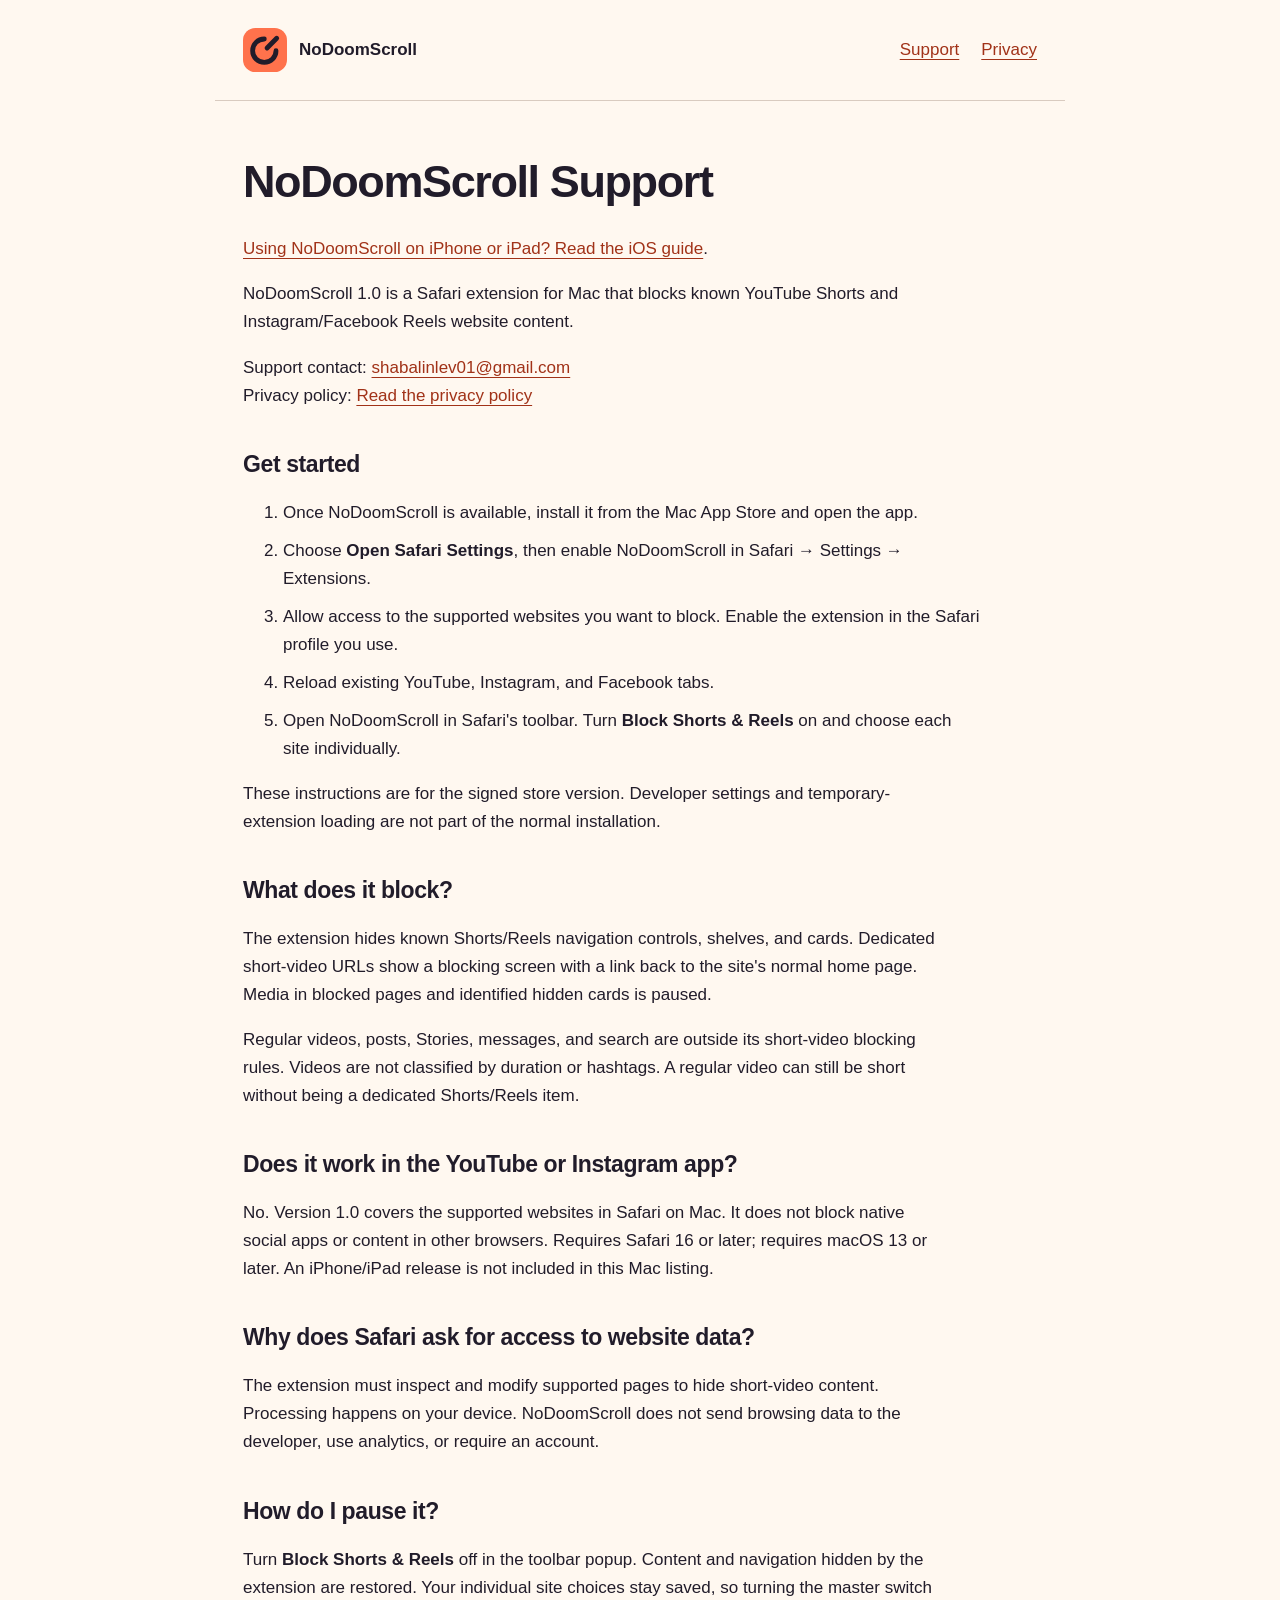
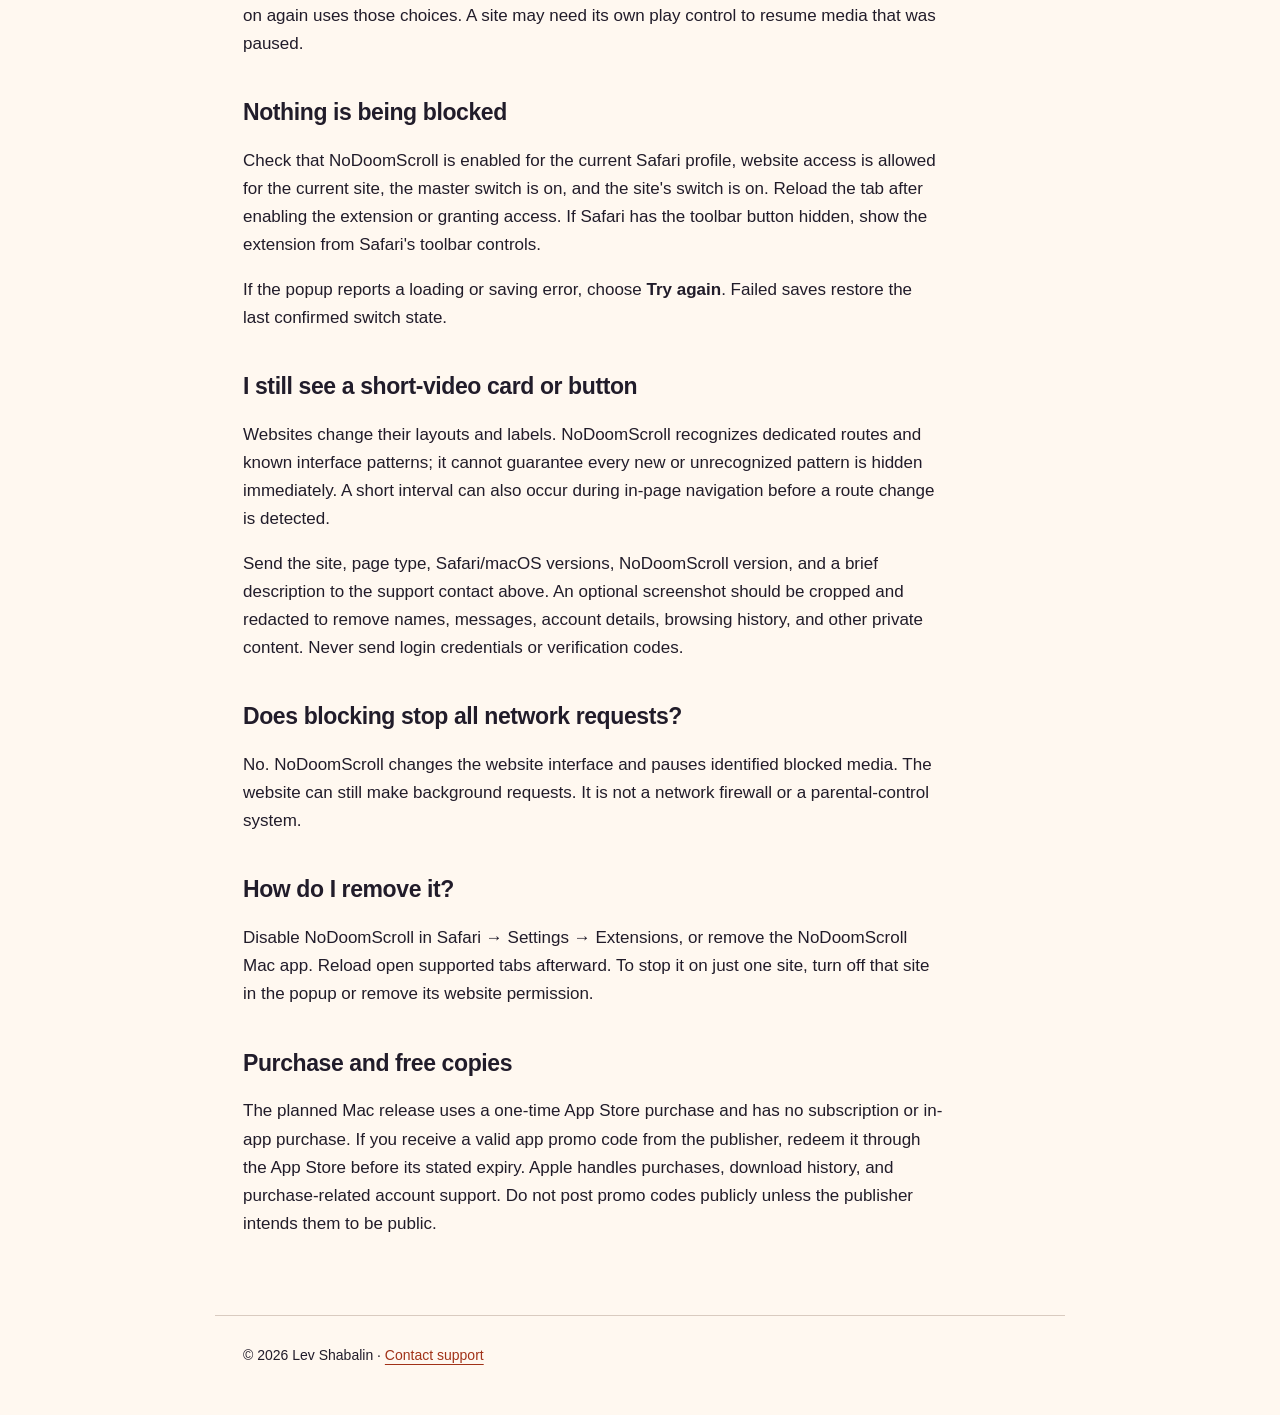
<file: index.html>
<!doctype html>
<html lang="en"><head><meta charset="utf-8"><meta name="viewport" content="width=device-width,initial-scale=1">
<meta name="description" content="NoDoomScroll Support: a Safari extension for Mac to hide Shorts and Reels.">
<title>Support · NoDoomScroll</title><link rel="icon" href="mark.svg"><link rel="stylesheet" href="style.css"></head>
<body><header><a class="brand" href="./"><img src="mark.svg" width="44" height="44" alt="">NoDoomScroll</a><nav aria-label="Main"><a href="./">Support</a><a href="privacy.html">Privacy</a></nav></header>
<main><h1>NoDoomScroll Support</h1>
<p><a href="https://leudee.github.io/nodoomscroll-support/ios.html">Using NoDoomScroll on iPhone or iPad? Read the iOS guide</a>.</p>
<p>NoDoomScroll 1.0 is a Safari extension for Mac that blocks known YouTube Shorts and Instagram/Facebook Reels website content.</p>
<p>Support contact: <a href="mailto:shabalinlev01@gmail.com">shabalinlev01@gmail.com</a><br>Privacy policy: <a href="https://leudee.github.io/nodoomscroll-support/privacy.html">Read the privacy policy</a></p>
<h2>Get started</h2>
<ol><li>Once NoDoomScroll is available, install it from the Mac App Store and open the app.</li><li>Choose <strong>Open Safari Settings</strong>, then enable NoDoomScroll in Safari → Settings → Extensions.</li><li>Allow access to the supported websites you want to block. Enable the extension in the Safari profile you use.</li><li>Reload existing YouTube, Instagram, and Facebook tabs.</li><li>Open NoDoomScroll in Safari&#x27;s toolbar. Turn <strong>Block Shorts &amp; Reels</strong> on and choose each site individually.</li></ol>
<p>These instructions are for the signed store version. Developer settings and temporary-extension loading are not part of the normal installation.</p>
<h2>What does it block?</h2>
<p>The extension hides known Shorts/Reels navigation controls, shelves, and cards. Dedicated short-video URLs show a blocking screen with a link back to the site&#x27;s normal home page. Media in blocked pages and identified hidden cards is paused.</p>
<p>Regular videos, posts, Stories, messages, and search are outside its short-video blocking rules. Videos are not classified by duration or hashtags. A regular video can still be short without being a dedicated Shorts/Reels item.</p>
<h2>Does it work in the YouTube or Instagram app?</h2>
<p>No. Version 1.0 covers the supported websites in Safari on Mac. It does not block native social apps or content in other browsers. Requires Safari 16 or later; requires macOS 13 or later. An iPhone/iPad release is not included in this Mac listing.</p>
<h2>Why does Safari ask for access to website data?</h2>
<p>The extension must inspect and modify supported pages to hide short-video content. Processing happens on your device. NoDoomScroll does not send browsing data to the developer, use analytics, or require an account.</p>
<h2>How do I pause it?</h2>
<p>Turn <strong>Block Shorts &amp; Reels</strong> off in the toolbar popup. Content and navigation hidden by the extension are restored. Your individual site choices stay saved, so turning the master switch on again uses those choices. A site may need its own play control to resume media that was paused.</p>
<h2>Nothing is being blocked</h2>
<p>Check that NoDoomScroll is enabled for the current Safari profile, website access is allowed for the current site, the master switch is on, and the site&#x27;s switch is on. Reload the tab after enabling the extension or granting access. If Safari has the toolbar button hidden, show the extension from Safari&#x27;s toolbar controls.</p>
<p>If the popup reports a loading or saving error, choose <strong>Try again</strong>. Failed saves restore the last confirmed switch state.</p>
<h2>I still see a short-video card or button</h2>
<p>Websites change their layouts and labels. NoDoomScroll recognizes dedicated routes and known interface patterns; it cannot guarantee every new or unrecognized pattern is hidden immediately. A short interval can also occur during in-page navigation before a route change is detected.</p>
<p>Send the site, page type, Safari/macOS versions, NoDoomScroll version, and a brief description to the support contact above. An optional screenshot should be cropped and redacted to remove names, messages, account details, browsing history, and other private content. Never send login credentials or verification codes.</p>
<h2>Does blocking stop all network requests?</h2>
<p>No. NoDoomScroll changes the website interface and pauses identified blocked media. The website can still make background requests. It is not a network firewall or a parental-control system.</p>
<h2>How do I remove it?</h2>
<p>Disable NoDoomScroll in Safari → Settings → Extensions, or remove the NoDoomScroll Mac app. Reload open supported tabs afterward. To stop it on just one site, turn off that site in the popup or remove its website permission.</p>
<h2>Purchase and free copies</h2>
<p>The planned Mac release uses a one-time App Store purchase and has no subscription or in-app purchase. If you receive a valid app promo code from the publisher, redeem it through the App Store before its stated expiry. Apple handles purchases, download history, and purchase-related account support. Do not post promo codes publicly unless the publisher intends them to be public.</p></main><footer>© 2026 Lev Shabalin · <a href="mailto:shabalinlev01@gmail.com">Contact support</a></footer></body></html>
</file>
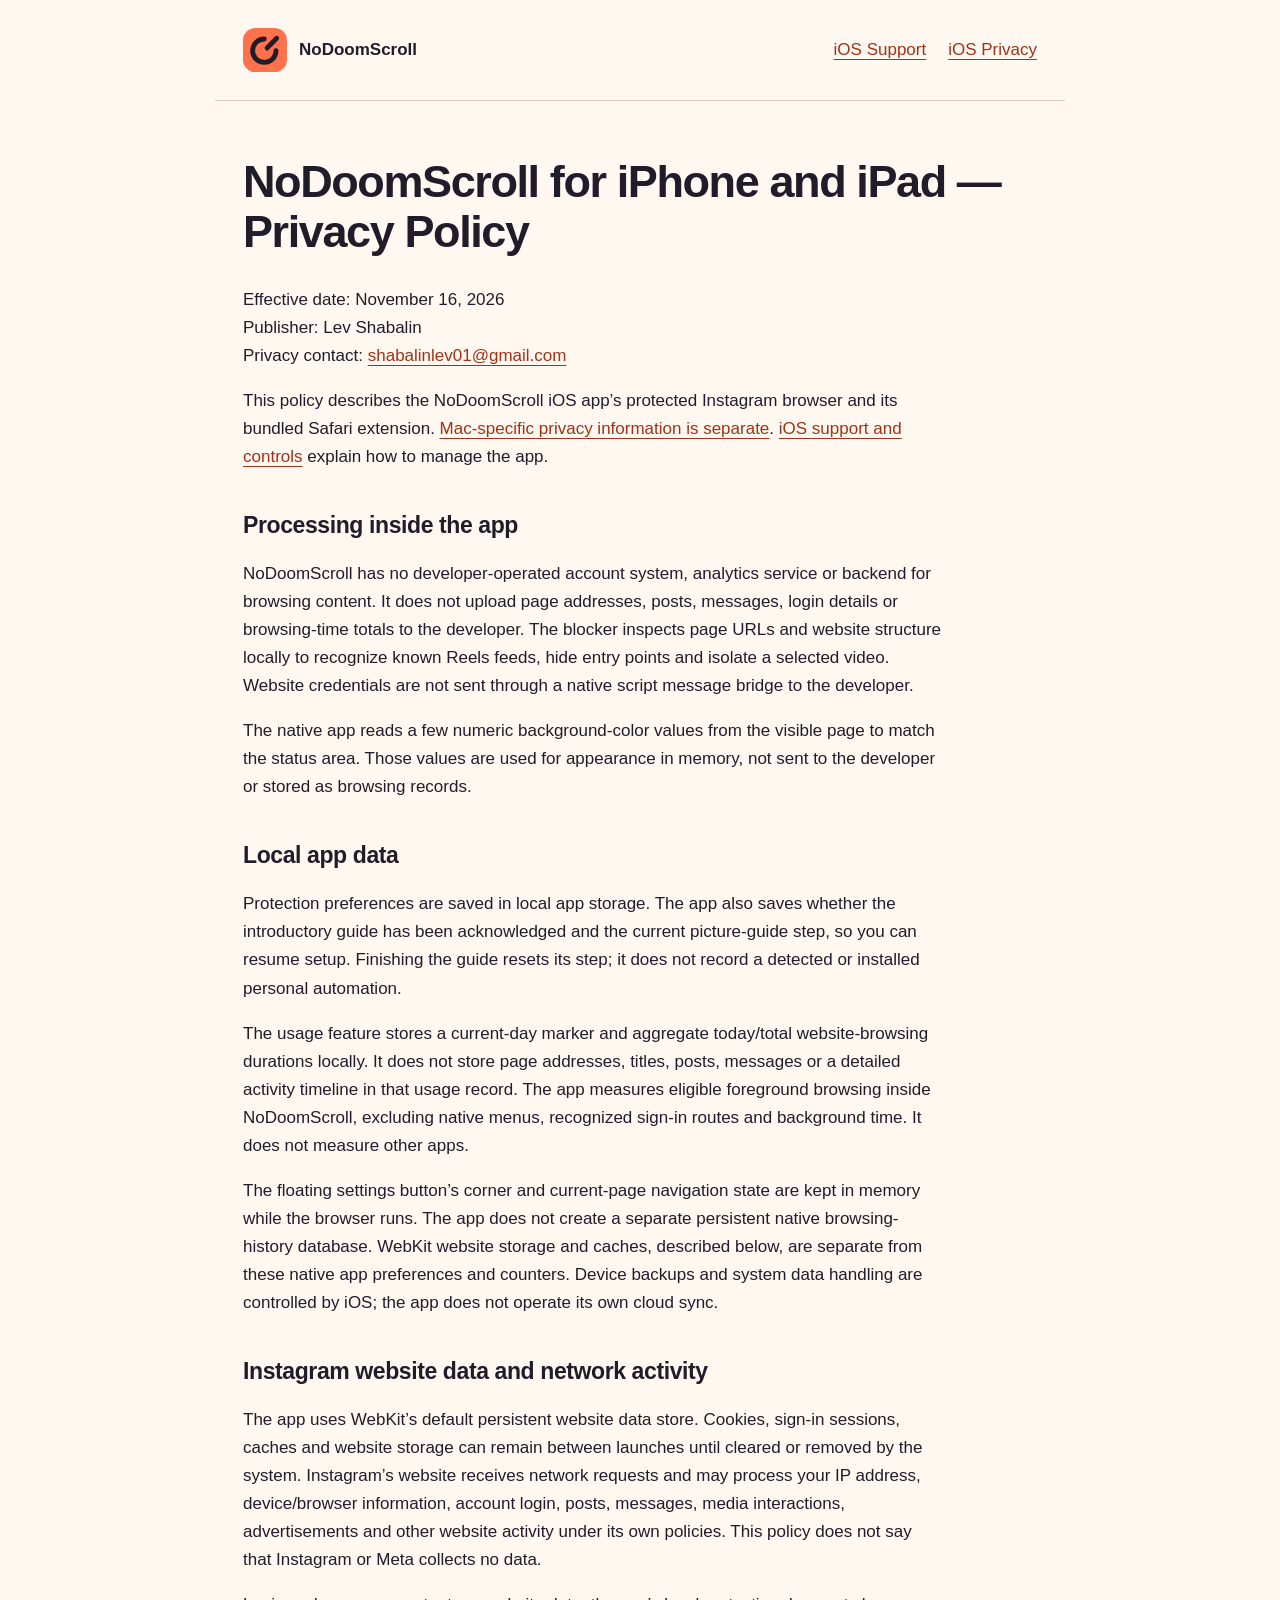
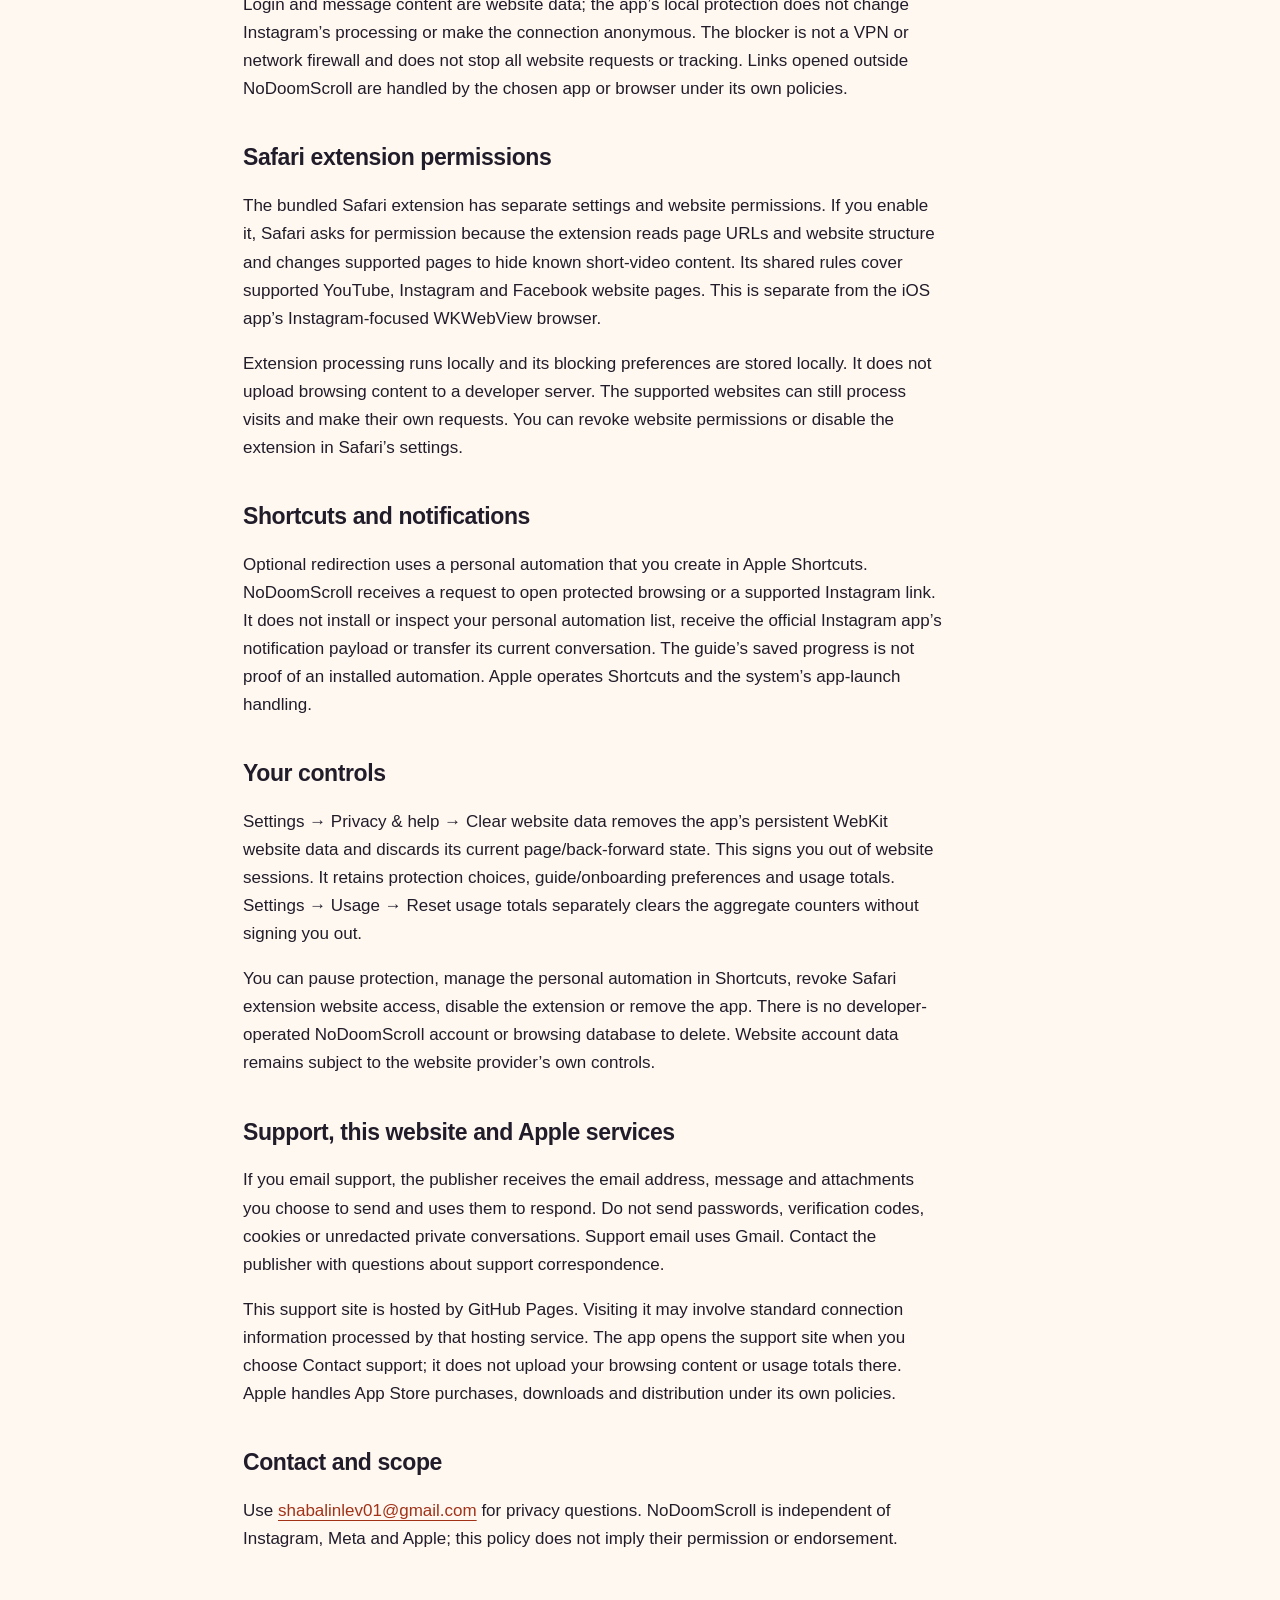
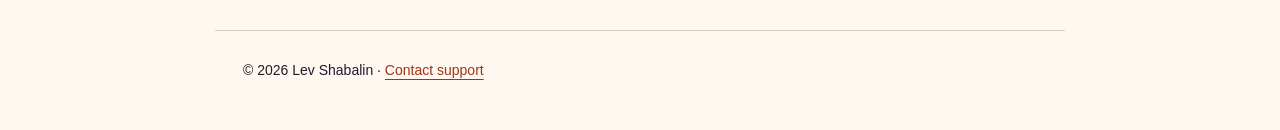
<file: ios-privacy.html>
<!doctype html>
<html lang="en"><head><meta charset="utf-8"><meta name="viewport" content="width=device-width,initial-scale=1">
<meta name="description" content="NoDoomScroll iOS Privacy Policy: protected Instagram browsing on iPhone and iPad.">
<title>iOS Privacy Policy · NoDoomScroll</title><link rel="icon" href="mark.svg"><link rel="stylesheet" href="style.css"></head>
<body><header><a class="brand" href="ios.html"><img src="mark.svg" width="44" height="44" alt="">NoDoomScroll</a><nav aria-label="Main"><a href="ios.html">iOS Support</a><a href="ios-privacy.html">iOS Privacy</a></nav></header>
<main><h1>NoDoomScroll for iPhone and iPad — Privacy Policy</h1>
<p>Effective date: November 16, 2026<br>Publisher: Lev Shabalin<br>Privacy contact: <a href="mailto:shabalinlev01@gmail.com">shabalinlev01@gmail.com</a></p>
<p>This policy describes the NoDoomScroll iOS app’s protected Instagram browser and its bundled Safari extension. <a href="https://leudee.github.io/nodoomscroll-support/privacy.html">Mac-specific privacy information is separate</a>. <a href="https://leudee.github.io/nodoomscroll-support/ios.html">iOS support and controls</a> explain how to manage the app.</p>
<h2>Processing inside the app</h2>
<p>NoDoomScroll has no developer-operated account system, analytics service or backend for browsing content. It does not upload page addresses, posts, messages, login details or browsing-time totals to the developer. The blocker inspects page URLs and website structure locally to recognize known Reels feeds, hide entry points and isolate a selected video. Website credentials are not sent through a native script message bridge to the developer.</p>
<p>The native app reads a few numeric background-color values from the visible page to match the status area. Those values are used for appearance in memory, not sent to the developer or stored as browsing records.</p>
<h2>Local app data</h2>
<p>Protection preferences are saved in local app storage. The app also saves whether the introductory guide has been acknowledged and the current picture-guide step, so you can resume setup. Finishing the guide resets its step; it does not record a detected or installed personal automation.</p>
<p>The usage feature stores a current-day marker and aggregate today/total website-browsing durations locally. It does not store page addresses, titles, posts, messages or a detailed activity timeline in that usage record. The app measures eligible foreground browsing inside NoDoomScroll, excluding native menus, recognized sign-in routes and background time. It does not measure other apps.</p>
<p>The floating settings button’s corner and current-page navigation state are kept in memory while the browser runs. The app does not create a separate persistent native browsing-history database. WebKit website storage and caches, described below, are separate from these native app preferences and counters. Device backups and system data handling are controlled by iOS; the app does not operate its own cloud sync.</p>
<h2>Instagram website data and network activity</h2>
<p>The app uses WebKit’s default persistent website data store. Cookies, sign-in sessions, caches and website storage can remain between launches until cleared or removed by the system. Instagram’s website receives network requests and may process your IP address, device/browser information, account login, posts, messages, media interactions, advertisements and other website activity under its own policies. This policy does not say that Instagram or Meta collects no data.</p>
<p>Login and message content are website data; the app’s local protection does not change Instagram’s processing or make the connection anonymous. The blocker is not a VPN or network firewall and does not stop all website requests or tracking. Links opened outside NoDoomScroll are handled by the chosen app or browser under its own policies.</p>
<h2>Safari extension permissions</h2>
<p>The bundled Safari extension has separate settings and website permissions. If you enable it, Safari asks for permission because the extension reads page URLs and website structure and changes supported pages to hide known short-video content. Its shared rules cover supported YouTube, Instagram and Facebook website pages. This is separate from the iOS app’s Instagram-focused WKWebView browser.</p>
<p>Extension processing runs locally and its blocking preferences are stored locally. It does not upload browsing content to a developer server. The supported websites can still process visits and make their own requests. You can revoke website permissions or disable the extension in Safari’s settings.</p>
<h2>Shortcuts and notifications</h2>
<p>Optional redirection uses a personal automation that you create in Apple Shortcuts. NoDoomScroll receives a request to open protected browsing or a supported Instagram link. It does not install or inspect your personal automation list, receive the official Instagram app’s notification payload or transfer its current conversation. The guide’s saved progress is not proof of an installed automation. Apple operates Shortcuts and the system’s app-launch handling.</p>
<h2>Your controls</h2>
<p>Settings → Privacy &amp; help → Clear website data removes the app’s persistent WebKit website data and discards its current page/back-forward state. This signs you out of website sessions. It retains protection choices, guide/onboarding preferences and usage totals. Settings → Usage → Reset usage totals separately clears the aggregate counters without signing you out.</p>
<p>You can pause protection, manage the personal automation in Shortcuts, revoke Safari extension website access, disable the extension or remove the app. There is no developer-operated NoDoomScroll account or browsing database to delete. Website account data remains subject to the website provider’s own controls.</p>
<h2>Support, this website and Apple services</h2>
<p>If you email support, the publisher receives the email address, message and attachments you choose to send and uses them to respond. Do not send passwords, verification codes, cookies or unredacted private conversations. Support email uses Gmail. Contact the publisher with questions about support correspondence.</p>
<p>This support site is hosted by GitHub Pages. Visiting it may involve standard connection information processed by that hosting service. The app opens the support site when you choose Contact support; it does not upload your browsing content or usage totals there. Apple handles App Store purchases, downloads and distribution under its own policies.</p>
<h2>Contact and scope</h2>
<p>Use <a href="mailto:shabalinlev01@gmail.com">shabalinlev01@gmail.com</a> for privacy questions. NoDoomScroll is independent of Instagram, Meta and Apple; this policy does not imply their permission or endorsement.</p></main><footer>© 2026 Lev Shabalin · <a href="mailto:shabalinlev01@gmail.com">Contact support</a></footer></body></html>
</file>
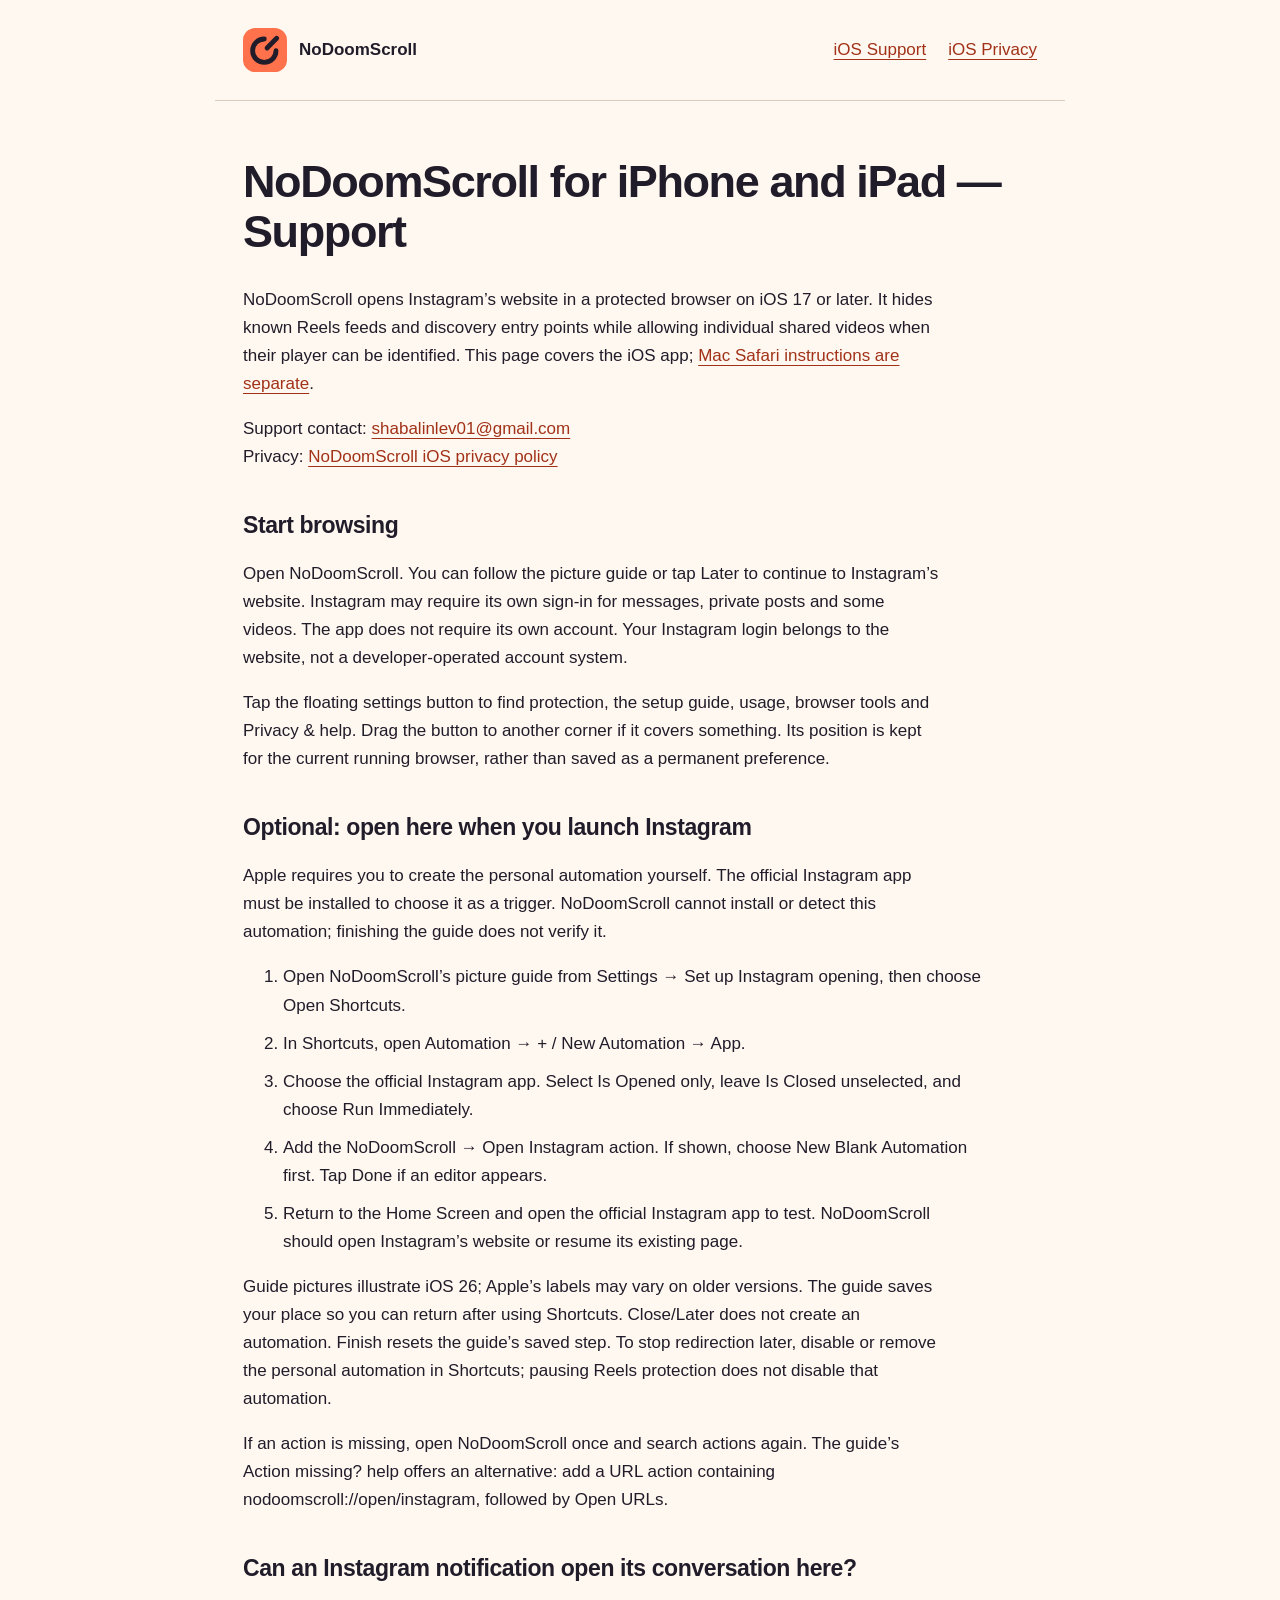
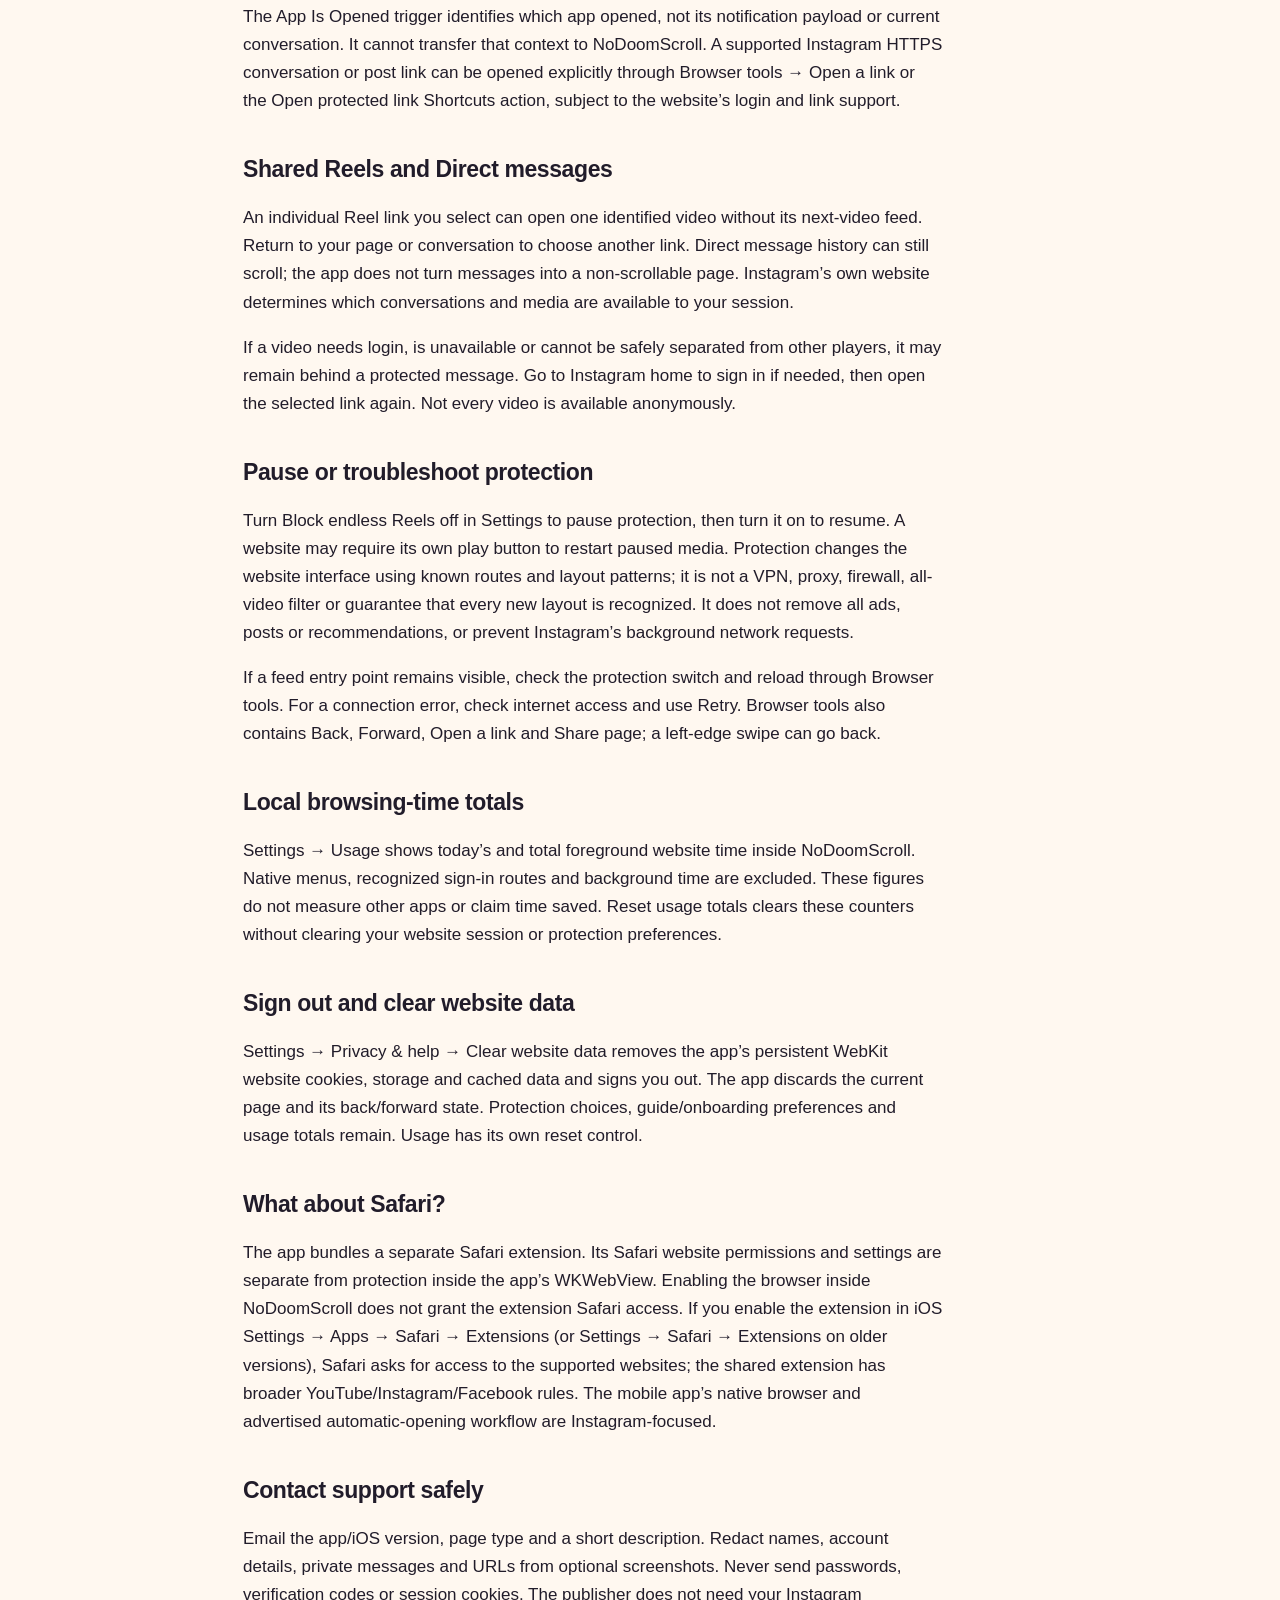
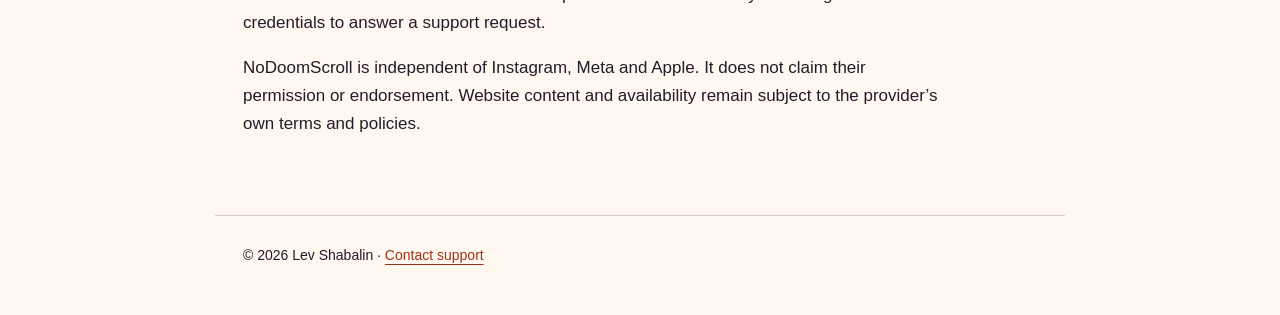
<file: ios.html>
<!doctype html>
<html lang="en"><head><meta charset="utf-8"><meta name="viewport" content="width=device-width,initial-scale=1">
<meta name="description" content="NoDoomScroll iOS Support: protected Instagram browsing on iPhone and iPad.">
<title>iOS Support · NoDoomScroll</title><link rel="icon" href="mark.svg"><link rel="stylesheet" href="style.css"></head>
<body><header><a class="brand" href="ios.html"><img src="mark.svg" width="44" height="44" alt="">NoDoomScroll</a><nav aria-label="Main"><a href="ios.html">iOS Support</a><a href="ios-privacy.html">iOS Privacy</a></nav></header>
<main><h1>NoDoomScroll for iPhone and iPad — Support</h1>
<p>NoDoomScroll opens Instagram’s website in a protected browser on iOS 17 or later. It hides known Reels feeds and discovery entry points while allowing individual shared videos when their player can be identified. This page covers the iOS app; <a href="https://leudee.github.io/nodoomscroll-support/">Mac Safari instructions are separate</a>.</p>
<p>Support contact: <a href="mailto:shabalinlev01@gmail.com">shabalinlev01@gmail.com</a><br>Privacy: <a href="https://leudee.github.io/nodoomscroll-support/ios-privacy.html">NoDoomScroll iOS privacy policy</a></p>
<h2>Start browsing</h2>
<p>Open NoDoomScroll. You can follow the picture guide or tap Later to continue to Instagram’s website. Instagram may require its own sign-in for messages, private posts and some videos. The app does not require its own account. Your Instagram login belongs to the website, not a developer-operated account system.</p>
<p>Tap the floating settings button to find protection, the setup guide, usage, browser tools and Privacy &amp; help. Drag the button to another corner if it covers something. Its position is kept for the current running browser, rather than saved as a permanent preference.</p>
<h2>Optional: open here when you launch Instagram</h2>
<p>Apple requires you to create the personal automation yourself. The official Instagram app must be installed to choose it as a trigger. NoDoomScroll cannot install or detect this automation; finishing the guide does not verify it.</p>
<ol><li>Open NoDoomScroll’s picture guide from Settings → Set up Instagram opening, then choose Open Shortcuts.</li><li>In Shortcuts, open Automation → + / New Automation → App.</li><li>Choose the official Instagram app. Select Is Opened only, leave Is Closed unselected, and choose Run Immediately.</li><li>Add the NoDoomScroll → Open Instagram action. If shown, choose New Blank Automation first. Tap Done if an editor appears.</li><li>Return to the Home Screen and open the official Instagram app to test. NoDoomScroll should open Instagram’s website or resume its existing page.</li></ol>
<p>Guide pictures illustrate iOS 26; Apple’s labels may vary on older versions. The guide saves your place so you can return after using Shortcuts. Close/Later does not create an automation. Finish resets the guide’s saved step. To stop redirection later, disable or remove the personal automation in Shortcuts; pausing Reels protection does not disable that automation.</p>
<p>If an action is missing, open NoDoomScroll once and search actions again. The guide’s Action missing? help offers an alternative: add a URL action containing nodoomscroll://open/instagram, followed by Open URLs.</p>
<h2>Can an Instagram notification open its conversation here?</h2>
<p>The App Is Opened trigger identifies which app opened, not its notification payload or current conversation. It cannot transfer that context to NoDoomScroll. A supported Instagram HTTPS conversation or post link can be opened explicitly through Browser tools → Open a link or the Open protected link Shortcuts action, subject to the website’s login and link support.</p>
<h2>Shared Reels and Direct messages</h2>
<p>An individual Reel link you select can open one identified video without its next-video feed. Return to your page or conversation to choose another link. Direct message history can still scroll; the app does not turn messages into a non-scrollable page. Instagram’s own website determines which conversations and media are available to your session.</p>
<p>If a video needs login, is unavailable or cannot be safely separated from other players, it may remain behind a protected message. Go to Instagram home to sign in if needed, then open the selected link again. Not every video is available anonymously.</p>
<h2>Pause or troubleshoot protection</h2>
<p>Turn Block endless Reels off in Settings to pause protection, then turn it on to resume. A website may require its own play button to restart paused media. Protection changes the website interface using known routes and layout patterns; it is not a VPN, proxy, firewall, all-video filter or guarantee that every new layout is recognized. It does not remove all ads, posts or recommendations, or prevent Instagram’s background network requests.</p>
<p>If a feed entry point remains visible, check the protection switch and reload through Browser tools. For a connection error, check internet access and use Retry. Browser tools also contains Back, Forward, Open a link and Share page; a left-edge swipe can go back.</p>
<h2>Local browsing-time totals</h2>
<p>Settings → Usage shows today’s and total foreground website time inside NoDoomScroll. Native menus, recognized sign-in routes and background time are excluded. These figures do not measure other apps or claim time saved. Reset usage totals clears these counters without clearing your website session or protection preferences.</p>
<h2>Sign out and clear website data</h2>
<p>Settings → Privacy &amp; help → Clear website data removes the app’s persistent WebKit website cookies, storage and cached data and signs you out. The app discards the current page and its back/forward state. Protection choices, guide/onboarding preferences and usage totals remain. Usage has its own reset control.</p>
<h2>What about Safari?</h2>
<p>The app bundles a separate Safari extension. Its Safari website permissions and settings are separate from protection inside the app’s WKWebView. Enabling the browser inside NoDoomScroll does not grant the extension Safari access. If you enable the extension in iOS Settings → Apps → Safari → Extensions (or Settings → Safari → Extensions on older versions), Safari asks for access to the supported websites; the shared extension has broader YouTube/Instagram/Facebook rules. The mobile app’s native browser and advertised automatic-opening workflow are Instagram-focused.</p>
<h2>Contact support safely</h2>
<p>Email the app/iOS version, page type and a short description. Redact names, account details, private messages and URLs from optional screenshots. Never send passwords, verification codes or session cookies. The publisher does not need your Instagram credentials to answer a support request.</p>
<p>NoDoomScroll is independent of Instagram, Meta and Apple. It does not claim their permission or endorsement. Website content and availability remain subject to the provider’s own terms and policies.</p></main><footer>© 2026 Lev Shabalin · <a href="mailto:shabalinlev01@gmail.com">Contact support</a></footer></body></html>
</file>
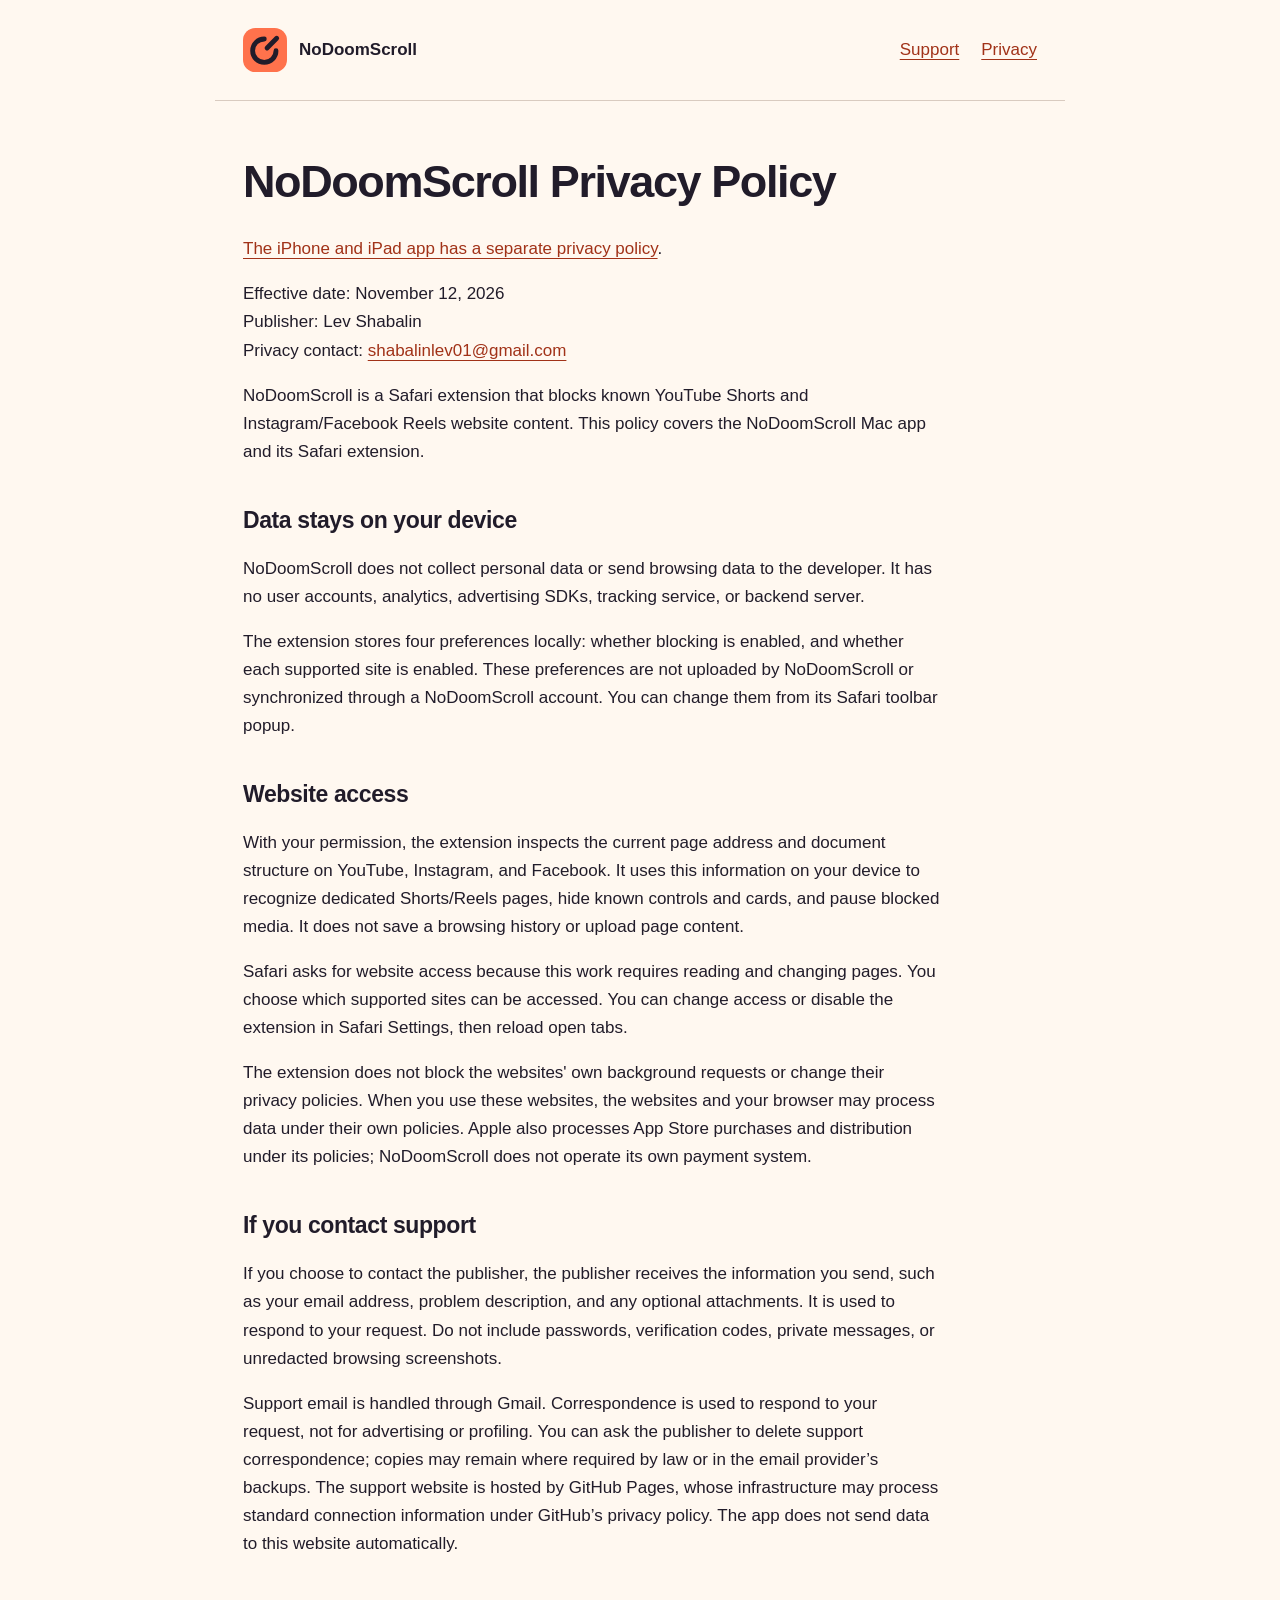
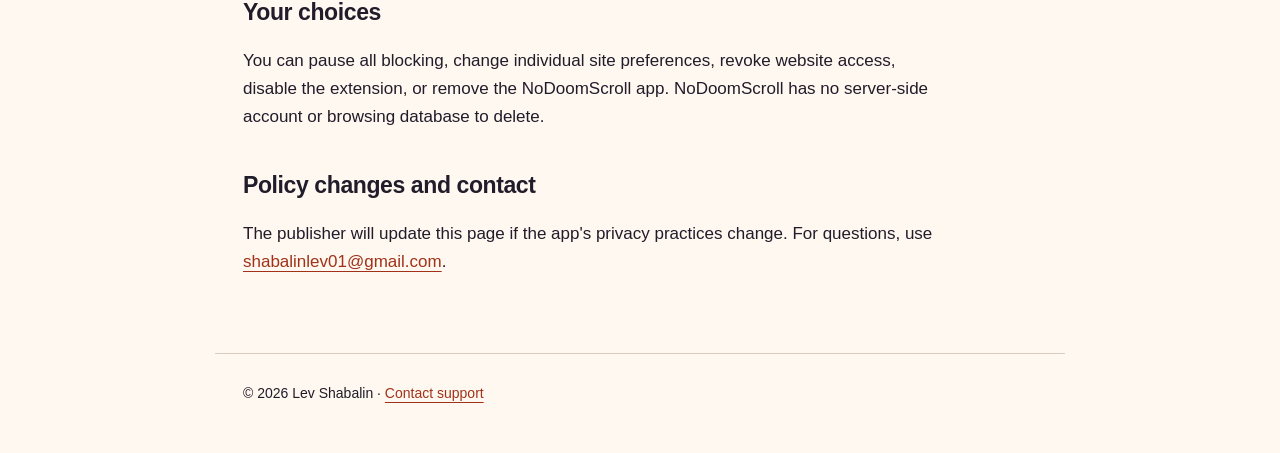
<file: privacy.html>
<!doctype html>
<html lang="en"><head><meta charset="utf-8"><meta name="viewport" content="width=device-width,initial-scale=1">
<meta name="description" content="NoDoomScroll Privacy Policy: a Safari extension for Mac to hide Shorts and Reels.">
<title>Privacy Policy · NoDoomScroll</title><link rel="icon" href="mark.svg"><link rel="stylesheet" href="style.css"></head>
<body><header><a class="brand" href="./"><img src="mark.svg" width="44" height="44" alt="">NoDoomScroll</a><nav aria-label="Main"><a href="./">Support</a><a href="privacy.html">Privacy</a></nav></header>
<main><h1>NoDoomScroll Privacy Policy</h1>
<p><a href="https://leudee.github.io/nodoomscroll-support/ios-privacy.html">The iPhone and iPad app has a separate privacy policy</a>.</p>
<p>Effective date: November 12, 2026<br>Publisher: Lev Shabalin<br>Privacy contact: <a href="mailto:shabalinlev01@gmail.com">shabalinlev01@gmail.com</a></p>
<p>NoDoomScroll is a Safari extension that blocks known YouTube Shorts and Instagram/Facebook Reels website content. This policy covers the NoDoomScroll Mac app and its Safari extension.</p>
<h2>Data stays on your device</h2>
<p>NoDoomScroll does not collect personal data or send browsing data to the developer. It has no user accounts, analytics, advertising SDKs, tracking service, or backend server.</p>
<p>The extension stores four preferences locally: whether blocking is enabled, and whether each supported site is enabled. These preferences are not uploaded by NoDoomScroll or synchronized through a NoDoomScroll account. You can change them from its Safari toolbar popup.</p>
<h2>Website access</h2>
<p>With your permission, the extension inspects the current page address and document structure on YouTube, Instagram, and Facebook. It uses this information on your device to recognize dedicated Shorts/Reels pages, hide known controls and cards, and pause blocked media. It does not save a browsing history or upload page content.</p>
<p>Safari asks for website access because this work requires reading and changing pages. You choose which supported sites can be accessed. You can change access or disable the extension in Safari Settings, then reload open tabs.</p>
<p>The extension does not block the websites&#x27; own background requests or change their privacy policies. When you use these websites, the websites and your browser may process data under their own policies. Apple also processes App Store purchases and distribution under its policies; NoDoomScroll does not operate its own payment system.</p>
<h2>If you contact support</h2>
<p>If you choose to contact the publisher, the publisher receives the information you send, such as your email address, problem description, and any optional attachments. It is used to respond to your request. Do not include passwords, verification codes, private messages, or unredacted browsing screenshots.</p>
<p>Support email is handled through Gmail. Correspondence is used to respond to your request, not for advertising or profiling. You can ask the publisher to delete support correspondence; copies may remain where required by law or in the email provider’s backups. The support website is hosted by GitHub Pages, whose infrastructure may process standard connection information under GitHub’s privacy policy. The app does not send data to this website automatically.</p>
<h2>Your choices</h2>
<p>You can pause all blocking, change individual site preferences, revoke website access, disable the extension, or remove the NoDoomScroll app. NoDoomScroll has no server-side account or browsing database to delete.</p>
<h2>Policy changes and contact</h2>
<p>The publisher will update this page if the app&#x27;s privacy practices change. For questions, use <a href="mailto:shabalinlev01@gmail.com">shabalinlev01@gmail.com</a>.</p></main><footer>© 2026 Lev Shabalin · <a href="mailto:shabalinlev01@gmail.com">Contact support</a></footer></body></html>
</file>
<file: style.css>
:root{color-scheme:light dark;--paper:#fff8f0;--ink:#211c2a;--accent:#a13218;--line:#d9cbc0;--soft:#eee8ff}
*{box-sizing:border-box}body{margin:0;background:var(--paper);color:var(--ink);font:17px/1.65 -apple-system,BlinkMacSystemFont,"Segoe UI",sans-serif}
header,main,footer{max-width:850px;margin:auto;padding:28px}header{display:flex;justify-content:space-between;align-items:center;gap:24px;border-bottom:1px solid var(--line)}
.brand{display:flex;align-items:center;gap:12px;font-weight:750;color:var(--ink);text-decoration:none}nav{display:flex;gap:22px}a{color:var(--accent);text-underline-offset:4px}a:focus-visible{outline:3px solid var(--accent);outline-offset:5px;border-radius:3px}
h1{font-size:clamp(30px,6vw,45px);line-height:1.12;letter-spacing:-1.4px;margin:28px 0}h2{font-size:23px;line-height:1.3;margin-top:40px;letter-spacing:-.4px}p,li{max-width:74ch}li+li{margin-top:10px}footer{border-top:1px solid var(--line);font-size:14px;margin-top:32px;padding-bottom:48px}
@media(prefers-color-scheme:dark){:root{--paper:#1c1823;--ink:#fff8f0;--accent:#ffad91;--line:#514553;--soft:#28212f}}
@media(max-width:520px){header,main,footer{padding:22px}header{align-items:flex-start;flex-direction:column;gap:16px}nav{font-size:15px}ol{padding-left:22px}}
</file>
